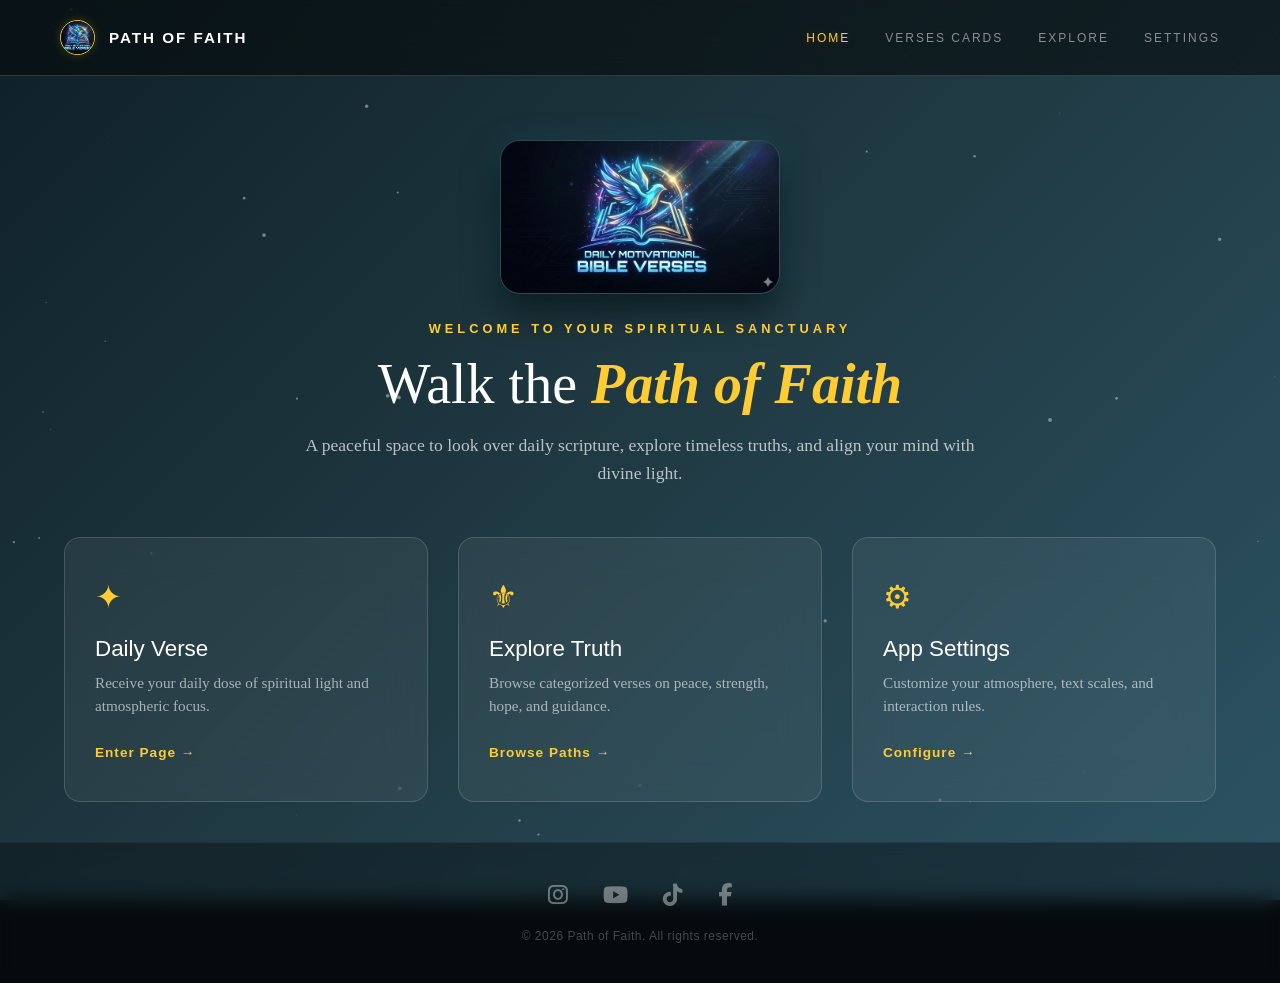
<file: index.html>
<!DOCTYPE html>
<html lang="en">
<head>
    <meta charset="UTF-8">
    <meta name="viewport" content="width=device-width, initial-scale=1.0">
    <title>Path of Faith - Welcome</title>
    <link rel="stylesheet" href="https://cdnjs.cloudflare.com/ajax/libs/font-awesome/6.4.2/css/all.min.css">
    <link rel="stylesheet" href="index.style.css">
</head>
<body>

    <div id="bg-canvas"></div>
    <canvas id="particle-overlay"></canvas>

    <nav id="mainNav">
        <div class="logo-container">
            <div class="logo-circle-frame">
                <img src="Daily_Motivational_Bible_Verses_Logo.png" alt="Path of Faith Icon" class="nav-logo-img">
            </div>
            <span class="logo-text">PATH OF FAITH</span>
        </div>
        <div class="nav-links">
            <a href="index.html" class="active-link">Home</a>
            <a href="verses_cards.html">Verses Cards</a>
            <a href="explore.html">Explore</a>
            <a href="settings.html">Settings</a>
        </div>
    </nav>

    <div class="welcome-container">
        
        <div class="hero-logo-wrapper">
            <img src="Daily_Motivational_Bible_Verses_Logo.png" alt="Daily Motivational Bible Verses Logo" class="center-hero-logo">
        </div>

        <header class="welcome-header">
            <span class="welcome-subtitle">WELCOME TO YOUR SPIRITUAL SANCTUARY</span>
            <h1 class="welcome-title">Walk the <span class="highlight">Path of Faith</span></h1>
            <p class="welcome-desc">A peaceful space to look over daily scripture, explore timeless truths, and align your mind with divine light.</p>
        </header>

        <div class="hub-grid">
            <a href="verses_cards.html" class="hub-card">
                <div class="hub-icon">✦</div>
                <h3>Daily Verse</h3>
                <p>Receive your daily dose of spiritual light and atmospheric focus.</p>
                <span class="hub-action">Enter Page →</span>
            </a>

            <a href="explore.html" class="hub-card">
                <div class="hub-icon">⚜</div>
                <h3>Explore Truth</h3>
                <p>Browse categorized verses on peace, strength, hope, and guidance.</p>
                <span class="hub-action">Browse Paths →</span>
            </a>

            <a href="settings.html" class="hub-card">
                <div class="hub-icon">⚙</div>
                <h3>App Settings</h3>
                <p>Customize your atmosphere, text scales, and interaction rules.</p>
                <span class="hub-action">Configure →</span>
            </a>
        </div>
    </div>

    <footer class="app-footer">
        <div class="footer-socials">
            <a href="https://instagram.com" target="_blank" aria-label="Instagram"><i class="fab fa-instagram"></i></a>
            <a href="https://youtube.com" target="_blank" aria-label="YouTube"><i class="fab fa-youtube"></i></a>
            <a href="https://tiktok.com" target="_blank" aria-label="TikTok"><i class="fab fa-tiktok"></i></a>
            <a href="https://facebook.com" target="_blank" aria-label="Facebook"><i class="fab fa-facebook-f"></i></a>
        </div>
        <div class="footer-copyright">
            &copy; 2026 Path of Faith. All rights reserved.
        </div>
    </footer>

    <script src="script.js"></script>
</body>
</html>
</file>
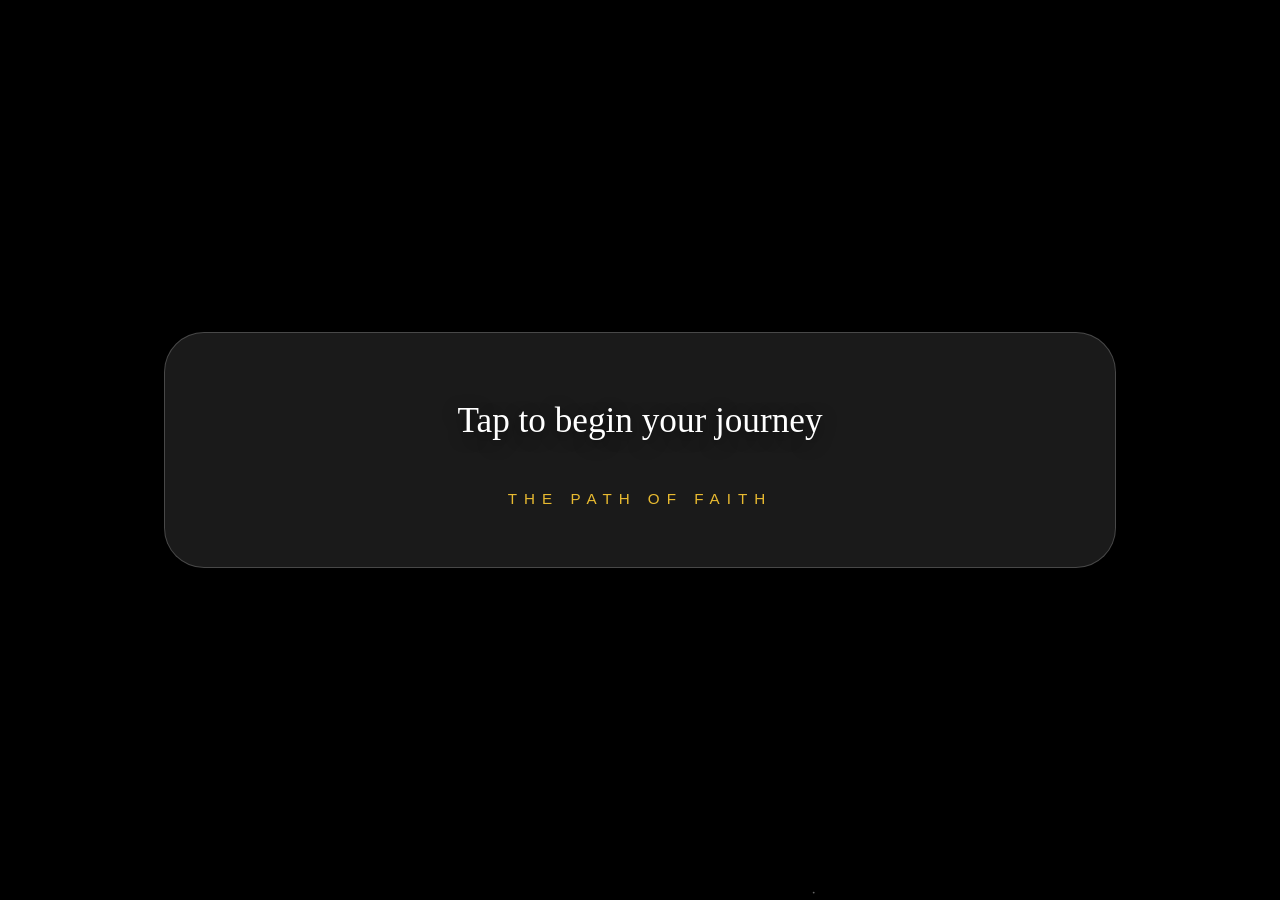
<file: Index.html>
<!DOCTYPE html>
<html lang="en">
<head>
    <meta charset="UTF-8">
    <meta name="viewport" content="width=device-width, initial-scale=1.0">
    <title>The Path of Faith</title>
    <style>
        :root {
            --gold: #ffcc33;
            --white: #ffffff;
            --glass: rgba(255, 255, 255, 0.1);
        }

        body, html {
            margin: 0; padding: 0;
            width: 100%; height: 100%;
            overflow: hidden;
            display: flex; justify-content: center; align-items: center;
            font-family: 'Georgia', serif;
            background: #000;
        }

        #bg-canvas {
            position: absolute; top: 0; left: 0; z-index: 1;
            width: 100%; height: 100%;
            transition: background 1.5s cubic-bezier(0.4, 0, 0.2, 1);
        }

        #particle-overlay {
            position: absolute; top: 0; left: 0; z-index: 2;
            pointer-events: none;
        }

        .container {
            position: relative; z-index: 10;
            text-align: center; padding: 60px 50px;
            max-width: 850px; width: 85%;
            background: var(--glass);
            backdrop-filter: blur(25px);
            -webkit-backdrop-filter: blur(25px);
            border-radius: 40px;
            border: 1px solid rgba(255,255,255,0.2);
            box-shadow: 0 40px 100px rgba(0,0,0,0.6);
            cursor: pointer;
            transition: all 0.5s ease;
            user-select: none;
        }

        .container:hover { transform: scale(1.02); background: rgba(255, 255, 255, 0.15); }

        .verse-content { opacity: 0; transform: translateY(15px); transition: all 0.8s ease; }
        .verse-content.active { opacity: 1; transform: translateY(0); }

        h1 { color: var(--white); font-weight: 400; font-size: 2.2rem; line-height: 1.6; margin: 0; text-shadow: 0 4px 15px rgba(0,0,0,0.5); }
        .highlight { color: var(--gold); font-style: italic; font-weight: bold; text-shadow: 0 0 25px rgba(255, 204, 51, 0.5); }
        .reference { margin-top: 40px; color: var(--gold); letter-spacing: 7px; text-transform: uppercase; font-size: 0.95rem; font-family: 'Verdana', sans-serif; opacity: 0.9; }

        #toast {
            position: fixed; top: 30px;
            background: var(--gold); color: #000;
            padding: 10px 30px; border-radius: 50px;
            font-family: sans-serif; font-weight: bold;
            display: none; z-index: 100;
            box-shadow: 0 10px 30px rgba(0,0,0,0.3);
        }
    </style>
</head>
<body>

    <div id="bg-canvas"></div>
    <canvas id="particle-overlay"></canvas>
    <div id="toast">Verse Copied & Atmosphere Changed</div>

    <div class="container" id="bibleCard">
        <div id="contentWrapper" class="verse-content active">
            <h1 id="verseDisplay">Loading...</h1>
            <div class="reference" id="refDisplay">Connecting to Truth</div>
        </div>
    </div>

    <script>
        let themes = {};
        let verses = [];
        let currentIndex = -1;

        const card = document.getElementById('bibleCard');
        const content = document.getElementById('contentWrapper');
        const verseDisplay = document.getElementById('verseDisplay');
        const refDisplay = document.getElementById('refDisplay');
        const bgContainer = document.getElementById('bg-canvas');
        const toast = document.getElementById('toast');

        // --- Fetch Logic ---
        async function loadData() {
            try {
                const [themesRes, versesRes] = await Promise.all([
                    fetch('themes.json'),
                    fetch('verses.json')
                ]);
                
                themes = await themesRes.json();
                verses = await versesRes.json();

                // Set initial state
                verseDisplay.innerText = "Tap to begin your journey";
                refDisplay.innerText = "The Path of Faith";
            } catch (error) {
                verseDisplay.innerText = "Error loading data.";
                console.error("Failed to fetch JSON:", error);
            }
        }

        card.addEventListener('click', () => {
            if (verses.length === 0) return;

            content.classList.remove('active');
            
            setTimeout(() => {
                currentIndex = (currentIndex + 1) % verses.length;
                const verse = verses[currentIndex];
                const theme = themes[verse.themeKey];
                
                verseDisplay.innerHTML = verse.text;
                refDisplay.innerText = verse.ref;
                bgContainer.style.background = theme.gradient;
                
                content.classList.add('active');
                
                const plainText = verseDisplay.innerText + " - " + refDisplay.innerText;
                navigator.clipboard.writeText(plainText);
                
                toast.style.display = 'block';
                setTimeout(() => { toast.style.display = 'none'; }, 1500);
            }, 400);
        });

        // --- Particle Engine ---
        const canvas = document.getElementById('particle-overlay');
        const ctx = canvas.getContext('2d');
        let particles = [];

        function init() {
            canvas.width = window.innerWidth;
            canvas.height = window.innerHeight;
        }

        class Particle {
            constructor() { this.reset(); }
            reset() {
                this.x = Math.random() * canvas.width;
                this.y = Math.random() * canvas.height + canvas.height;
                this.size = Math.random() * 2 + 0.5;
                this.speed = Math.random() * 0.5 + 0.2;
                this.alpha = Math.random() * 0.5;
            }
            draw() {
                ctx.fillStyle = `rgba(255, 255, 255, ${this.alpha})`;
                ctx.beginPath();
                ctx.arc(this.x, this.y, this.size, 0, Math.PI * 2);
                ctx.fill();
            }
            update() {
                this.y -= this.speed;
                if (this.y < -10) this.reset();
            }
        }

        function animate() {
            ctx.clearRect(0,0, canvas.width, canvas.height);
            particles.forEach(p => { p.update(); p.draw(); });
            requestAnimationFrame(animate);
        }

        window.addEventListener('resize', init);
        init();
        for(let i=0; i<100; i++) particles.push(new Particle());
        animate();

        // Start the load
        loadData();
    </script>
</body>
</html>
</file>
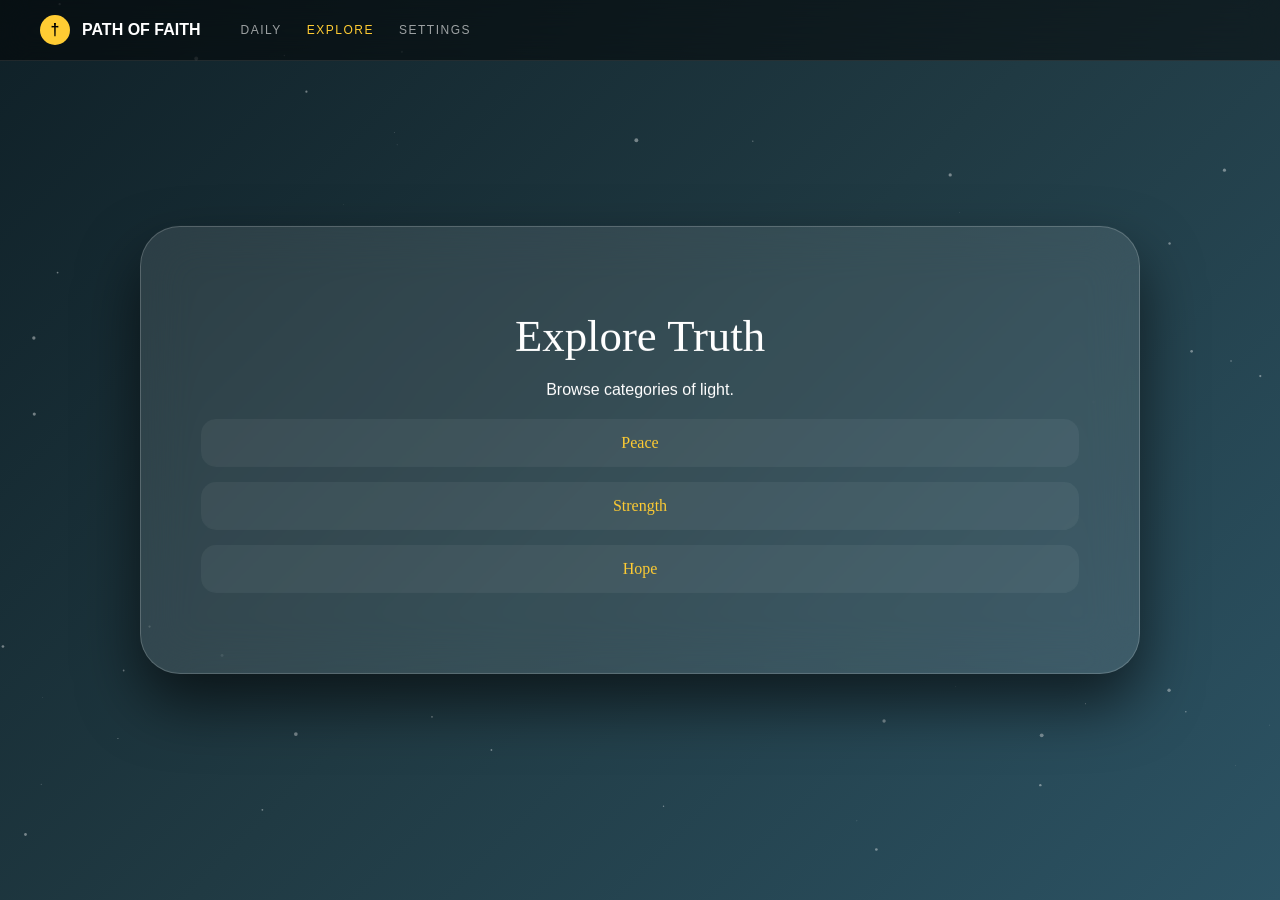
<file: explore.html>
<!DOCTYPE html>
<html lang="en">
<head>
    <meta charset="UTF-8">
    <meta name="viewport" content="width=device-width, initial-scale=1.0">
    <title>Path of Faith - Explore</title>
    <link rel="stylesheet" href="style.css">
</head>
<body>
    <div id="bg-canvas"></div>
    <canvas id="particle-overlay"></canvas>

    <nav id="mainNav">
        <div class="logo-container">
            <div class="logo-circle">†</div>
            <span class="logo-text">PATH OF FAITH</span>
        </div>
        <div class="nav-links">
            <a href="index.html">Daily</a>
            <a href="explore.html" class="active-link">Explore</a>
            <a href="settings.html">Settings</a>
        </div>
    </nav>

    <div class="container" style="cursor: default;">
        <h1>Explore <span class="highlight">Truth</span></h1>
        <p style="color: white; font-family: sans-serif; margin-bottom: 20px;">Browse categories of light.</p>
        <div style="display: flex; flex-direction: column; gap: 15px;">
            <div style="padding: 15px; background: rgba(255,255,255,0.05); border-radius: 15px; color: var(--gold);">Peace</div>
            <div style="padding: 15px; background: rgba(255,255,255,0.05); border-radius: 15px; color: var(--gold);">Strength</div>
            <div style="padding: 15px; background: rgba(255,255,255,0.05); border-radius: 15px; color: var(--gold);">Hope</div>
        </div>
    </div>

    <script src="script.js"></script>
</body>
</html>
</file>
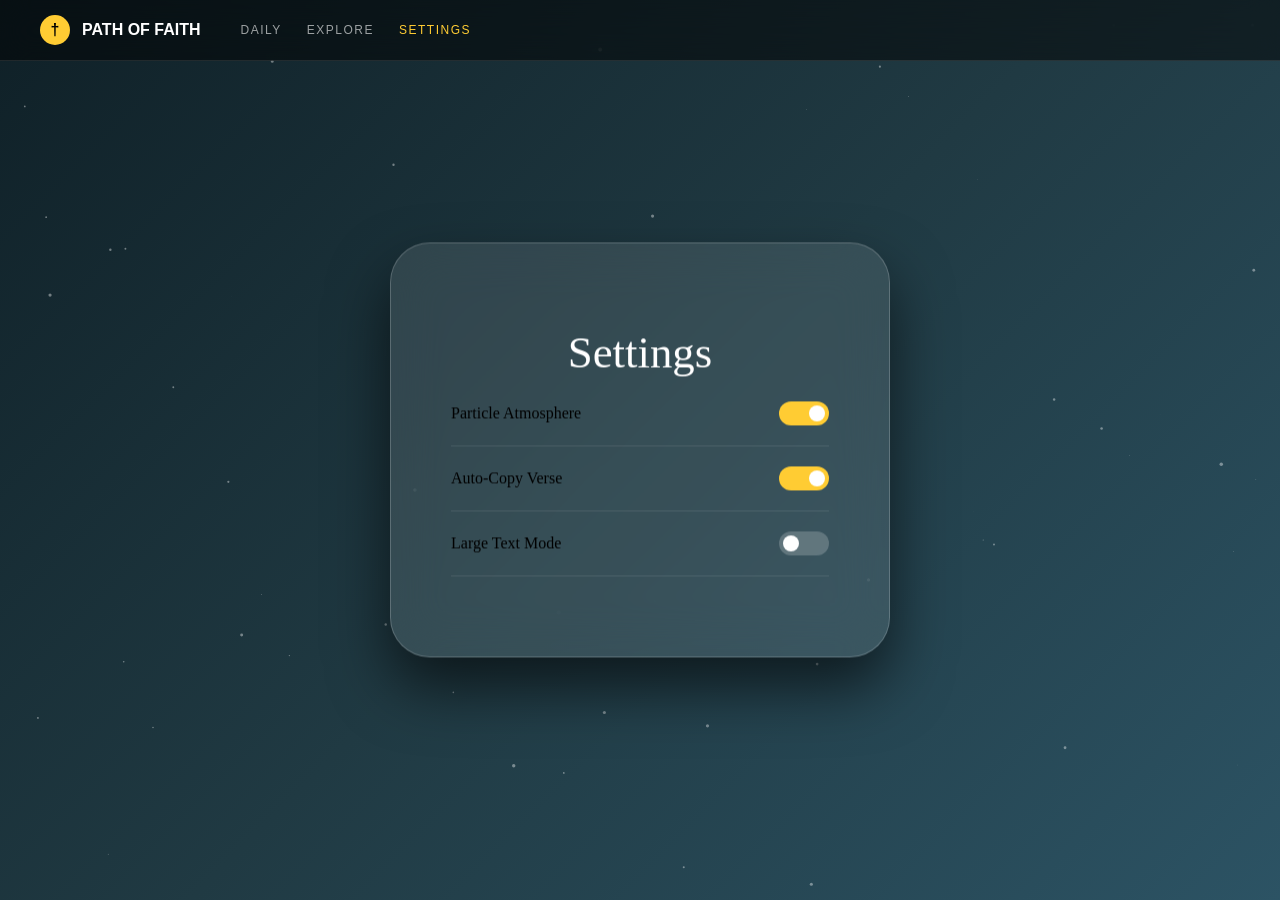
<file: settings.html>
<!DOCTYPE html>
<html lang="en">
<head>
    <meta charset="UTF-8">
    <meta name="viewport" content="width=device-width, initial-scale=1.0">
    <title>Path of Faith - Settings</title>
    <link rel="stylesheet" href="style.css">
    <style>
        .setting-row {
            display: flex;
            justify-content: space-between;
            align-items: center;
            padding: 20px 0;
            border-bottom: 1px solid rgba(255,255,255,0.1);
        }
        .switch {
            position: relative;
            display: inline-block;
            width: 50px;
            height: 24px;
        }
        .switch input { opacity: 0; width: 0; height: 0; }
        .slider {
            position: absolute; cursor: pointer;
            top: 0; left: 0; right: 0; bottom: 0;
            background-color: rgba(255,255,255,0.2);
            transition: .4s; border-radius: 34px;
        }
        .slider:before {
            position: absolute; content: "";
            height: 16px; width: 16px;
            left: 4px; bottom: 4px;
            background-color: white;
            transition: .4s; border-radius: 50%;
        }
        input:checked + .slider { background-color: var(--gold); }
        input:checked + .slider:before { transform: translateX(26px); }
    </style>
</head>
<body>
    <div id="bg-canvas"></div>
    <canvas id="particle-overlay"></canvas>

    <nav id="mainNav">
        <div class="logo-container">
            <div class="logo-circle">†</div>
            <span class="logo-text">PATH OF FAITH</span>
        </div>
        <div class="nav-links">
            <a href="index.html">Daily</a>
            <a href="explore.html">Explore</a>
            <a href="settings.html" class="active-link">Settings</a>
        </div>
    </nav>

    <div class="container" style="cursor: default; max-width: 500px;">
        <h1>Settings</h1>
        
        <div class="setting-row">
            <span>Particle Atmosphere</span>
            <label class="switch">
                <input type="checkbox" id="particleToggle" checked>
                <span class="slider"></span>
            </label>
        </div>

        <div class="setting-row">
            <span>Auto-Copy Verse</span>
            <label class="switch">
                <input type="checkbox" id="copyToggle" checked>
                <span class="slider"></span>
            </label>
        </div>

        <div class="setting-row">
            <span>Large Text Mode</span>
            <label class="switch">
                <input type="checkbox" id="textToggle">
                <span class="slider"></span>
            </label>
        </div>
    </div>

    <script src="script.js"></script>
</body>
</html>
</file>
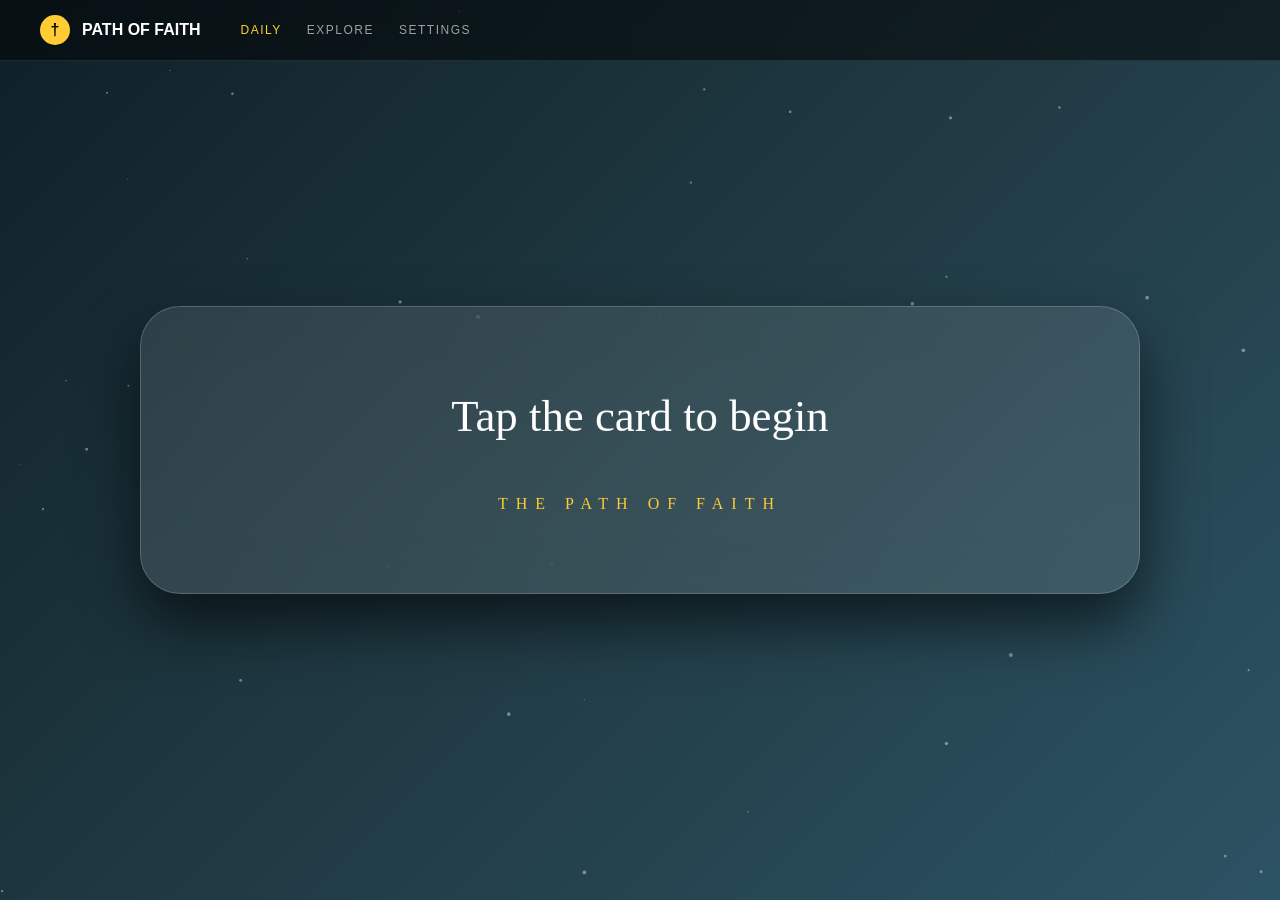
<file: Verses_Cards.html>
<!DOCTYPE html>
<html lang="en">
<head>
    <meta charset="UTF-8">
    <meta name="viewport" content="width=device-width, initial-scale=1.0">
    <title>Path of Faith - Daily</title>
    <link rel="stylesheet" href="style.css">
</head>
<body>

    <div id="bg-canvas"></div>
    <canvas id="particle-overlay"></canvas>
    
    <div id="toast">Verse Copied to Clipboard</div>

    <nav id="mainNav">
        <div class="logo-container">
            <div class="logo-circle">†</div>
            <span class="logo-text">PATH OF FAITH</span>
        </div>
        <div class="nav-links">
            <a href="index.html" class="active-link">Daily</a>
            <a href="explore.html">Explore</a>
            <a href="settings.html">Settings</a>
        </div>
    </nav>

    <div class="container" id="bibleCard">
        <div id="contentWrapper" class="verse-content active">
            <h1 id="verseDisplay">Tap the card to begin</h1>
            <div class="reference" id="refDisplay">The Path of Faith</div>
        </div>
    </div>

    <script src="script.js"></script>
</body>
</html>
</file>
<file: index.style.css>
:root {
    --gold: #ffcc33;
    --gold-glow: rgba(255, 204, 51, 0.2);
    --white: #ffffff;
    --glass: rgba(255, 255, 255, 0.06);
    --glass-border: rgba(255, 255, 255, 0.15);
    --fallback-bg: linear-gradient(135deg, #0f2027, #203a43, #2c5364);
}

* {
    box-sizing: border-box;
}

body, html {
    margin: 0;
    padding: 0;
    width: 100%;
    min-height: 100vh;
    overflow-x: hidden;
    overflow-y: auto;
    background: #050b0d;
    font-family: 'Georgia', serif;
}

/* --- Atmospheric Background Layers --- */
#bg-canvas {
    position: fixed;
    top: 0; left: 0;
    width: 100%; height: 100%;
    z-index: 1;
    background: var(--fallback-bg);
    transition: background 2s cubic-bezier(0.25, 1, 0.5, 1);
}

#particle-overlay {
    position: fixed;
    top: 0; left: 0;
    z-index: 2;
    pointer-events: none;
}

/* --- Floating Luxury Header Navigation --- */
nav {
    position: fixed;
    top: 0; left: 0;
    width: 100%;
    z-index: 100;
    display: flex;
    align-items: center;
    justify-content: space-between;
    padding: 20px 60px;
    background: rgba(5, 11, 13, 0.6);
    backdrop-filter: blur(20px);
    -webkit-backdrop-filter: blur(20px);
    border-bottom: 1px solid var(--glass-border);
}

.logo-container {
    display: flex; 
    align-items: center; 
    gap: 14px;
    color: var(--white); 
    font-family: sans-serif;
    font-weight: bold; 
    letter-spacing: 2px; 
    font-size: 0.95rem;
}

/* Fixed Circular Mask Container Frame */
.logo-circle-frame {
    width: 35px;
    height: 35px;
    border-radius: 50%;
    overflow: hidden; /* Crops out image corners completely */
    border: 1px solid var(--gold);
    box-shadow: 0 0 10px var(--gold-glow);
    display: flex;
    align-items: center;
    justify-content: center;
    flex-shrink: 0; /* Prevents resizing on smaller rows */
}

/* Fills up the new circular frame cleanly without distortion */
.nav-logo-img {
    width: 100%;
    height: 100%;
    object-fit: cover;
    display: block;
}

.nav-links { display: flex; gap: 35px; }
nav a {
    color: rgba(255, 255, 255, 0.5); text-decoration: none;
    font-family: sans-serif; font-size: 0.75rem;
    text-transform: uppercase; letter-spacing: 2px; transition: 0.4s ease;
}
nav a:hover, nav a.active-link { 
    color: var(--gold); text-shadow: 0 0 10px var(--gold-glow);
}

/* --- True Dashboard Landing Elements --- */
.welcome-container {
    position: relative;
    z-index: 10;
    max-width: 1200px;
    width: 90%;
    margin: 140px auto 40px auto; 
    text-align: center;
}

/* Hero Logo Presentation Styling */
.hero-logo-wrapper {
    margin-bottom: 25px;
    display: flex;
    justify-content: center;
    align-items: center;
}

.center-hero-logo {
    max-width: 280px;
    width: 100%;
    height: auto;
    border-radius: 20px;
    box-shadow: 0 15px 35px rgba(0, 0, 0, 0.6),
                0 0 30px rgba(0, 212, 255, 0.15);
    border: 1px solid rgba(255, 255, 255, 0.1);
    transition: transform 0.5s ease, box-shadow 0.5s ease;
}

.center-hero-logo:hover {
    transform: scale(1.03);
    box-shadow: 0 20px 45px rgba(0, 0, 0, 0.7),
                0 0 40px rgba(0, 212, 255, 0.25);
}

.welcome-header {
    margin-bottom: 50px;
}

.welcome-subtitle {
    color: var(--gold);
    font-family: sans-serif;
    font-size: 0.8rem;
    letter-spacing: 4px;
    font-weight: bold;
}

.welcome-title {
    color: var(--white);
    font-size: 3.5rem;
    margin: 15px 0;
    font-weight: 400;
}

.welcome-desc {
    color: rgba(255,255,255,0.7);
    font-size: 1.1rem;
    max-width: 700px;
    margin: 0 auto;
    line-height: 1.6;
}

.highlight { color: var(--gold); font-style: italic; font-weight: bold; }

/* Grid Interface for Landing Selection Cards */
.hub-grid {
    display: grid;
    grid-template-columns: repeat(auto-fit, minmax(300px, 1fr));
    gap: 30px;
    margin-top: 40px;
}

.hub-card {
    background: var(--glass);
    backdrop-filter: blur(20px);
    -webkit-backdrop-filter: blur(20px);
    border: 1px solid var(--glass-border);
    border-radius: 16px;
    padding: 40px 30px;
    text-decoration: none;
    color: var(--white);
    text-align: left;
    transition: all 0.4s cubic-bezier(0.25, 1, 0.5, 1);
}

.hub-card:hover {
    transform: translateY(-5px);
    background: rgba(255,255,255,0.1);
    border-color: var(--gold);
    box-shadow: 0 20px 40px rgba(0,0,0,0.4);
}

.hub-icon {
    font-size: 2rem;
    color: var(--gold);
    margin-bottom: 20px;
}

.hub-card h3 {
    margin: 0 0 10px 0;
    font-family: sans-serif;
    font-size: 1.4rem;
    font-weight: 500;
}

.hub-card p {
    color: rgba(255,255,255,0.6);
    font-size: 0.95rem;
    line-height: 1.5;
    margin: 0 0 25px 0;
}

.hub-action {
    color: var(--gold);
    font-family: sans-serif;
    font-size: 0.85rem;
    font-weight: bold;
    letter-spacing: 1px;
}

/* --- Premium Vector Logo Footer Section --- */
.app-footer {
    position: relative;
    z-index: 10;
    width: 100%;
    padding: 40px 20px;
    margin-top: auto;
    text-align: center;
    background: rgba(5, 11, 13, 0.4);
    border-top: 1px solid rgba(255, 255, 255, 0.05);
    backdrop-filter: blur(10px);
    -webkit-backdrop-filter: blur(10px);
}

.footer-socials {
    display: flex;
    justify-content: center;
    gap: 35px;
    margin-bottom: 20px;
}

.footer-socials a {
    color: rgba(255, 255, 255, 0.4);
    text-decoration: none;
    font-size: 1.4rem; 
    transition: color 0.3s cubic-bezier(0.25, 1, 0.5, 1), 
                transform 0.3s cubic-bezier(0.25, 1, 0.5, 1), 
                filter 0.3s ease;
    display: inline-block;
}

.footer-socials a:hover {
    color: var(--gold);
    transform: translateY(-3px);
    filter: drop-shadow(0 0 8px var(--gold-glow));
}

.footer-copyright {
    color: rgba(255, 255, 255, 0.25);
    font-family: sans-serif;
    font-size: 0.75rem;
    letter-spacing: 0.5px;
}

/* --- Classic Verse Card Module --- */
.container {
    position: absolute;
    top: 54%; left: 50%;
    transform: translate(-50%, -50%);
    z-index: 10;
    text-align: center;
    padding: 80px 60px;
    max-width: 1000px;
    width: 92%;
    background: var(--glass);
    backdrop-filter: blur(25px);
    -webkit-backdrop-filter: blur(25px);
    border-radius: 40px;
    border: 1px solid var(--glass-border);
    box-shadow: 0 30px 60px rgba(0,0,0,0.6);
    cursor: pointer;
    transition: transform 0.4s ease;
}

.container:hover { transform: translate(-50%, -52%) scale(1.01); }

.verse-content { opacity: 0; transform: scale(0.95); transition: 0.6s ease; }
.verse-content.active { opacity: 1; transform: scale(1); }

.container h1 { color: var(--white); font-size: 2.8rem; line-height: 1.35; margin: 0; }
.reference { margin-top: 50px; color: var(--gold); letter-spacing: 8px; font-size: 1rem; text-transform: uppercase; }

#toast {
    position: fixed; bottom: 40px; left: 50%; transform: translateX(-50%);
    background: var(--gold); color: #000; padding: 12px 35px;
    border-radius: 50px; font-family: sans-serif; font-weight: bold; display: none; z-index: 110;
}

/* --- Responsive Adaptability Bounds --- */
@media (max-width: 768px) {
    nav { padding: 20px 30px; }
    .logo-text { display: none; }
    .welcome-title { font-size: 2.2rem; }
    .container h1 { font-size: 1.8rem; }
    .container { padding: 50px 30px; top: 55%; }
    .footer-socials { gap: 20px; flex-wrap: wrap; }
    .center-hero-logo { max-width: 220px; }
}
</file>
<file: style.css>
:root {
    --gold: #ffcc33;
    --white: #ffffff;
    --glass: rgba(255, 255, 255, 0.1);
    --fallback-bg: linear-gradient(135deg, #0f2027, #203a43, #2c5364);
}

* {
    box-sizing: border-box;
}

body, html {
    margin: 0;
    padding: 0;
    width: 100%;
    height: 100vh;
    overflow: hidden;
    background: #000;
    font-family: 'Georgia', serif;
    /* Basic centering backup */
    display: flex;
    justify-content: center;
    align-items: center;
}

/* Background Atmosphere */
#bg-canvas {
    position: fixed;
    top: 0; left: 0;
    width: 100%; height: 100%;
    z-index: 1;
    background: var(--fallback-bg);
    transition: background 1.5s ease-in-out;
}

#particle-overlay {
    position: fixed;
    top: 0; left: 0;
    z-index: 2;
    pointer-events: none;
}

/* Nav Bar - Absolute/Fixed so it doesn't push anything */
nav {
    position: fixed;
    top: 0; left: 0;
    width: 100%;
    z-index: 100;
    display: flex;
    align-items: center;
    padding: 15px 40px;
    background: rgba(0, 0, 0, 0.5);
    backdrop-filter: blur(15px);
    -webkit-backdrop-filter: blur(15px);
    border-bottom: 1px solid rgba(255, 255, 255, 0.1);
}

.logo-container {
    display: flex; align-items: center; gap: 12px;
    color: var(--white); font-family: sans-serif;
    font-weight: bold; margin-right: 40px;
}

.logo-circle {
    width: 30px; height: 30px; background: var(--gold);
    border-radius: 50%; display: flex; align-items: center;
    justify-content: center; color: #000; font-weight: bold;
}

.nav-links { display: flex; gap: 25px; }
nav a {
    color: rgba(255, 255, 255, 0.6); text-decoration: none;
    font-family: sans-serif; font-size: 0.75rem;
    text-transform: uppercase; letter-spacing: 1.5px; transition: 0.3s;
}
nav a:hover, nav a.active-link { color: var(--gold); }

/* --- THE ENHANCED LARGE CARD --- */
.container {
    position: absolute;
    top: 50%;
    left: 50%;
    transform: translate(-50%, -50%);
    z-index: 10;
    text-align: center;
    
    /* Increased Size */
    padding: 80px 60px; /* More internal breathing room */
    max-width: 1000px;   /* Increased from 700px */
    width: 92%;         /* Fills more of the screen on mobile */
    
    background: var(--glass);
    backdrop-filter: blur(25px);
    -webkit-backdrop-filter: blur(25px);
    border-radius: 40px; /* Slightly rounder for the bigger size */
    border: 1px solid rgba(255,255,255,0.2);
    box-shadow: 0 30px 60px rgba(0,0,0,0.6);
    cursor: pointer;
    transition: transform 0.4s cubic-bezier(0.175, 0.885, 0.32, 1.275);
}

.container:hover {
    transform: translate(-50%, -52%) scale(1.02); /* Slight lift on hover */
}

/* Bigger Typography */
h1 { 
    color: var(--white); 
    font-size: 2.8rem; /* Increased from 1.8rem */
    line-height: 1.3; 
    margin: 0; 
    font-weight: 500;
}

.reference { 
    margin-top: 50px; 
    color: var(--gold); 
    letter-spacing: 8px; 
    font-size: 1rem; /* Increased from 0.8rem */
    text-transform: uppercase; 
}

/* Mobile Adjustments so text isn't TOO big on small phones */
@media (max-width: 600px) {
    h1 { font-size: 1.8rem; }
    .container { padding: 50px 30px; }
}
</file>
